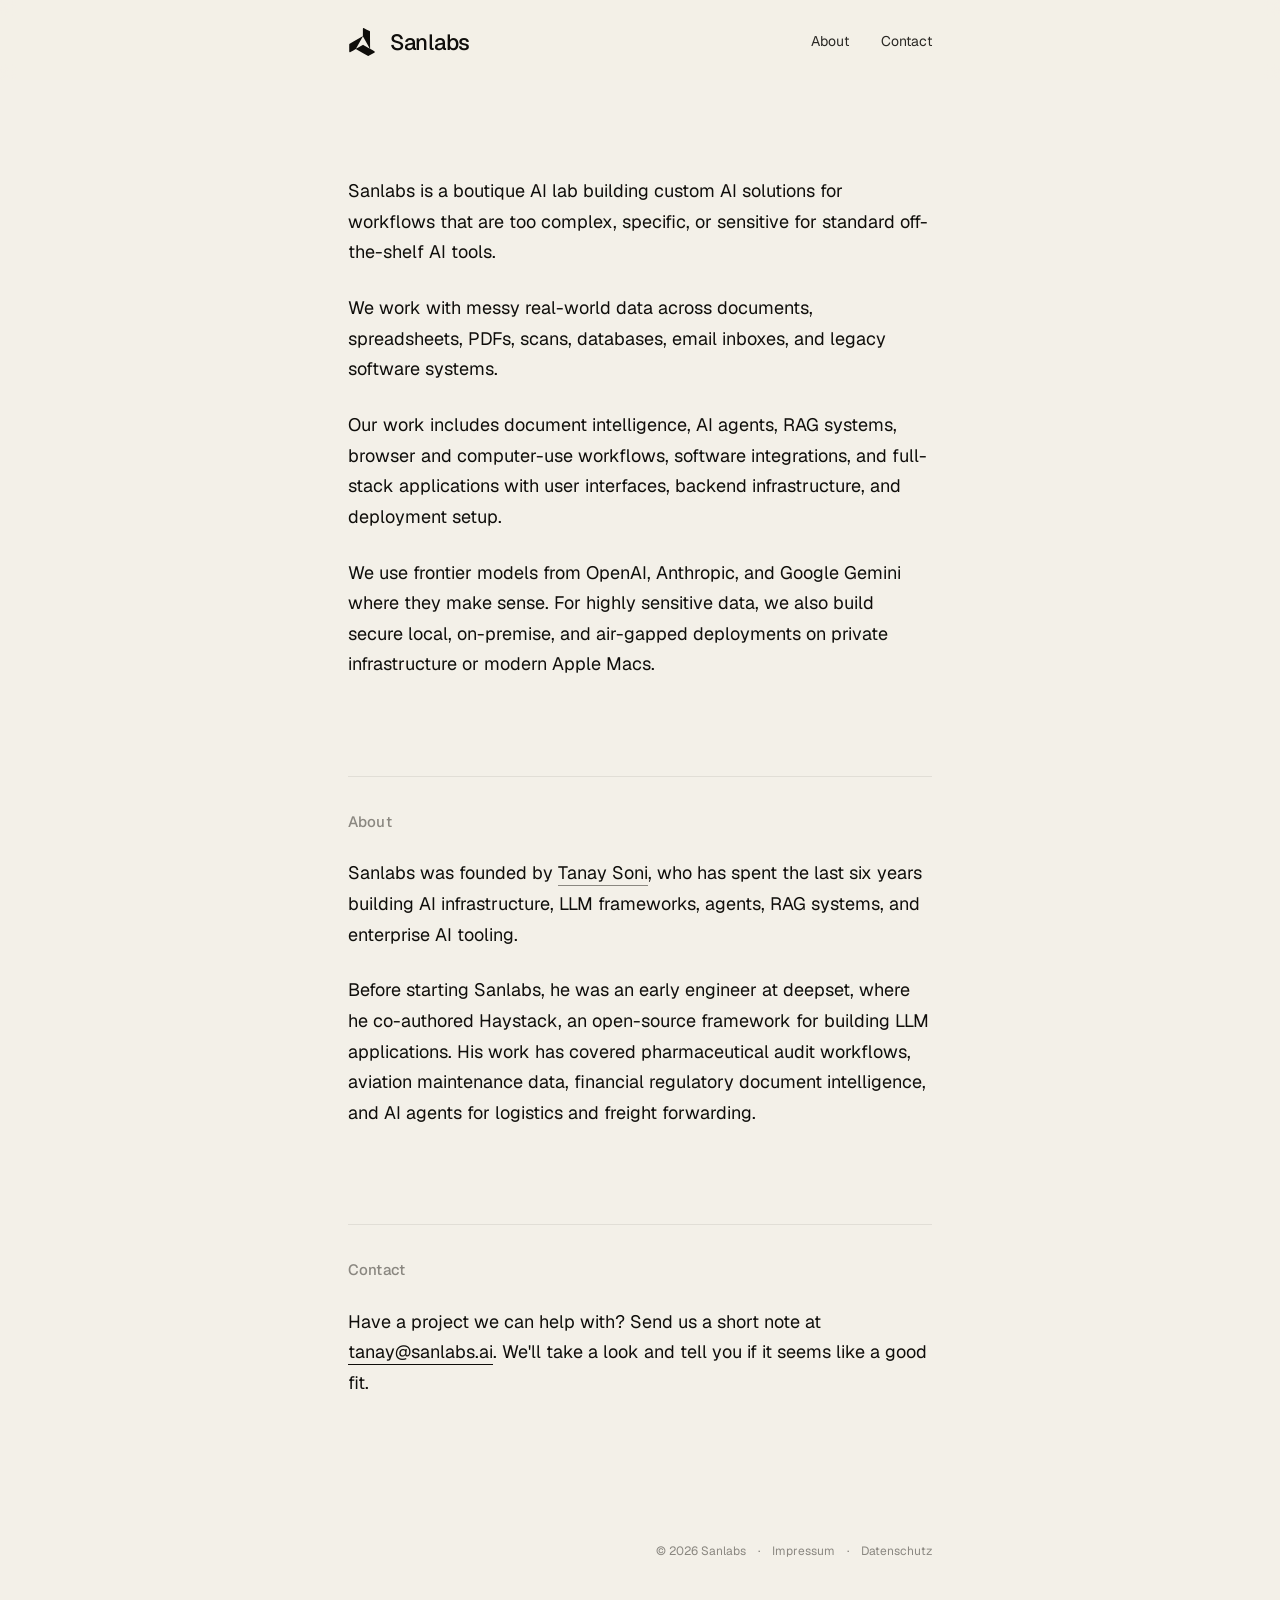
<file: index.html>
<!doctype html>
<html lang="en">
<head>
  <meta charset="utf-8" />
  <meta name="viewport" content="width=device-width, initial-scale=1" />
  <title>Sanlabs</title>
  <meta name="description" content="Sanlabs is a boutique AI lab building custom AI solutions for complex, specific, and sensitive workflows." />
  <link rel="canonical" href="https://sanlabs.ai/" />
  <meta property="og:title" content="Sanlabs" />
  <meta property="og:description" content="A boutique AI lab building custom AI solutions for complex, specific, and sensitive workflows." />
  <meta property="og:type" content="website" />
  <meta property="og:url" content="https://sanlabs.ai/" />
  <meta name="twitter:card" content="summary" />
  <link rel="icon" href="assets/sanlabs-symbol.svg" type="image/svg+xml" />
  <link rel="stylesheet" href="assets/styles.css" />
</head>
<body>
  <header class="top">
    <div class="col top-row">
      <a href="#top" class="brand" aria-label="Sanlabs — home">
        <svg viewBox="-0.011462637223303318 0.06055255979299545 109.99146270751953 120.49649047851562" aria-hidden="true">
          <path fill="currentColor" d="M0 85.85C0 80.92.06 76 0 71a3.65 3.65 0 0 1 2-3.5Q20.56 57 39.1 46.44q9.39-5.36 18.8-10.67a1.77 1.77 0 0 0 .94-1.77c0-10.11.08-20.22-.07-30.33 0-2.83 2.41-4.61 5.17-3C71.72 5 79.58 9.2 87.42 13.46a3.52 3.52 0 0 1 2 3.41v15.39q.09 16.64.2 33.26c.06 7.67.18 15.35.2 23a2.39 2.39 0 0 0 1.47 2.28c5.53 3.19 11 6.43 16.57 9.61a3.46 3.46 0 0 1 2.12 3.11 3.39 3.39 0 0 1-2.15 3q-12 6.66-24 13.41a3.78 3.78 0 0 1-4.17 0Q55 105.42 30.2 91a3.14 3.14 0 0 0-3.71 0c-7 4.24-14.16 8.37-21.24 12.55a3.48 3.48 0 0 1-3.44.47A3 3 0 0 1 0 101V85.85zM88.36 89l.2-.24c-.13-.27-.24-.56-.38-.82l-4.08-7.3L60 37.72a7.18 7.18 0 0 0-1.06-1.16 5.43 5.43 0 0 0-1 1Q43.74 62.7 29.61 87.84c-.17.31-.28.65-.42 1l.23.2c.54-.28 1.09-.54 1.62-.84q13.5-7.64 27-15.32a2.35 2.35 0 0 1 2.69 0q13 7.64 26 15.18c.49.31 1.06.61 1.63.94z"/>
        </svg>
        <span>Sanlabs</span>
      </a>
      <nav class="nav" aria-label="Primary">
        <a href="#about" data-nav="about">About</a>
        <a href="#contact" data-nav="contact">Contact</a>
      </nav>
    </div>
  </header>

  <main id="top">
    <article class="col">
      <div class="essay">
        <p data-reveal style="--d:60ms">Sanlabs is a boutique AI lab building custom AI solutions for workflows that are too complex, specific, or sensitive for standard off-the-shelf AI tools.</p>
        <p data-reveal style="--d:140ms">We work with messy real-world data across documents, spreadsheets, PDFs, scans, databases, email inboxes, and legacy software systems.</p>
        <p data-reveal style="--d:220ms">Our work includes document intelligence, AI agents, RAG systems, browser and computer-use workflows, software integrations, and full-stack applications with user interfaces, backend infrastructure, and deployment setup.</p>
        <p data-reveal style="--d:300ms">We use frontier models from OpenAI, Anthropic, and Google Gemini where they make sense. For highly sensitive data, we also build secure local, on-premise, and air-gapped deployments on private infrastructure or modern Apple Macs.</p>
      </div>

      <section class="section-block" id="about" data-reveal style="--d:380ms">
        <h2>About</h2>
        <p>Sanlabs was founded by <a class="subtle-link" href="https://www.linkedin.com/in/tanay-soni/" target="_blank" rel="noopener noreferrer">Tanay Soni</a>, who has spent the last six years building AI infrastructure, LLM frameworks, agents, RAG systems, and enterprise AI tooling.</p>
        <p>Before starting Sanlabs, he was an early engineer at deepset, where he co-authored Haystack, an open-source framework for building LLM applications. His work has covered pharmaceutical audit workflows, aviation maintenance data, financial regulatory document intelligence, and AI agents for logistics and freight forwarding.</p>
      </section>

      <section class="section-block" id="contact" data-reveal>
        <h2>Contact</h2>
        <p>Have a project we can help with? Send us a short note at <a href="mailto:tanay@sanlabs.ai">tanay@sanlabs.ai</a>. We'll take a look and tell you if it seems like a good fit.</p>
      </section>
    </article>
  </main>

  <footer class="bottom">
    <div class="col foot-row">
      <span>© 2026 Sanlabs</span>
      <span class="sep">·</span>
      <a href="impressum/">Impressum</a>
      <span class="sep">·</span>
      <a href="datenschutz/">Datenschutz</a>
    </div>
  </footer>

  <script src="assets/main.js"></script>
</body>
</html>
</file>
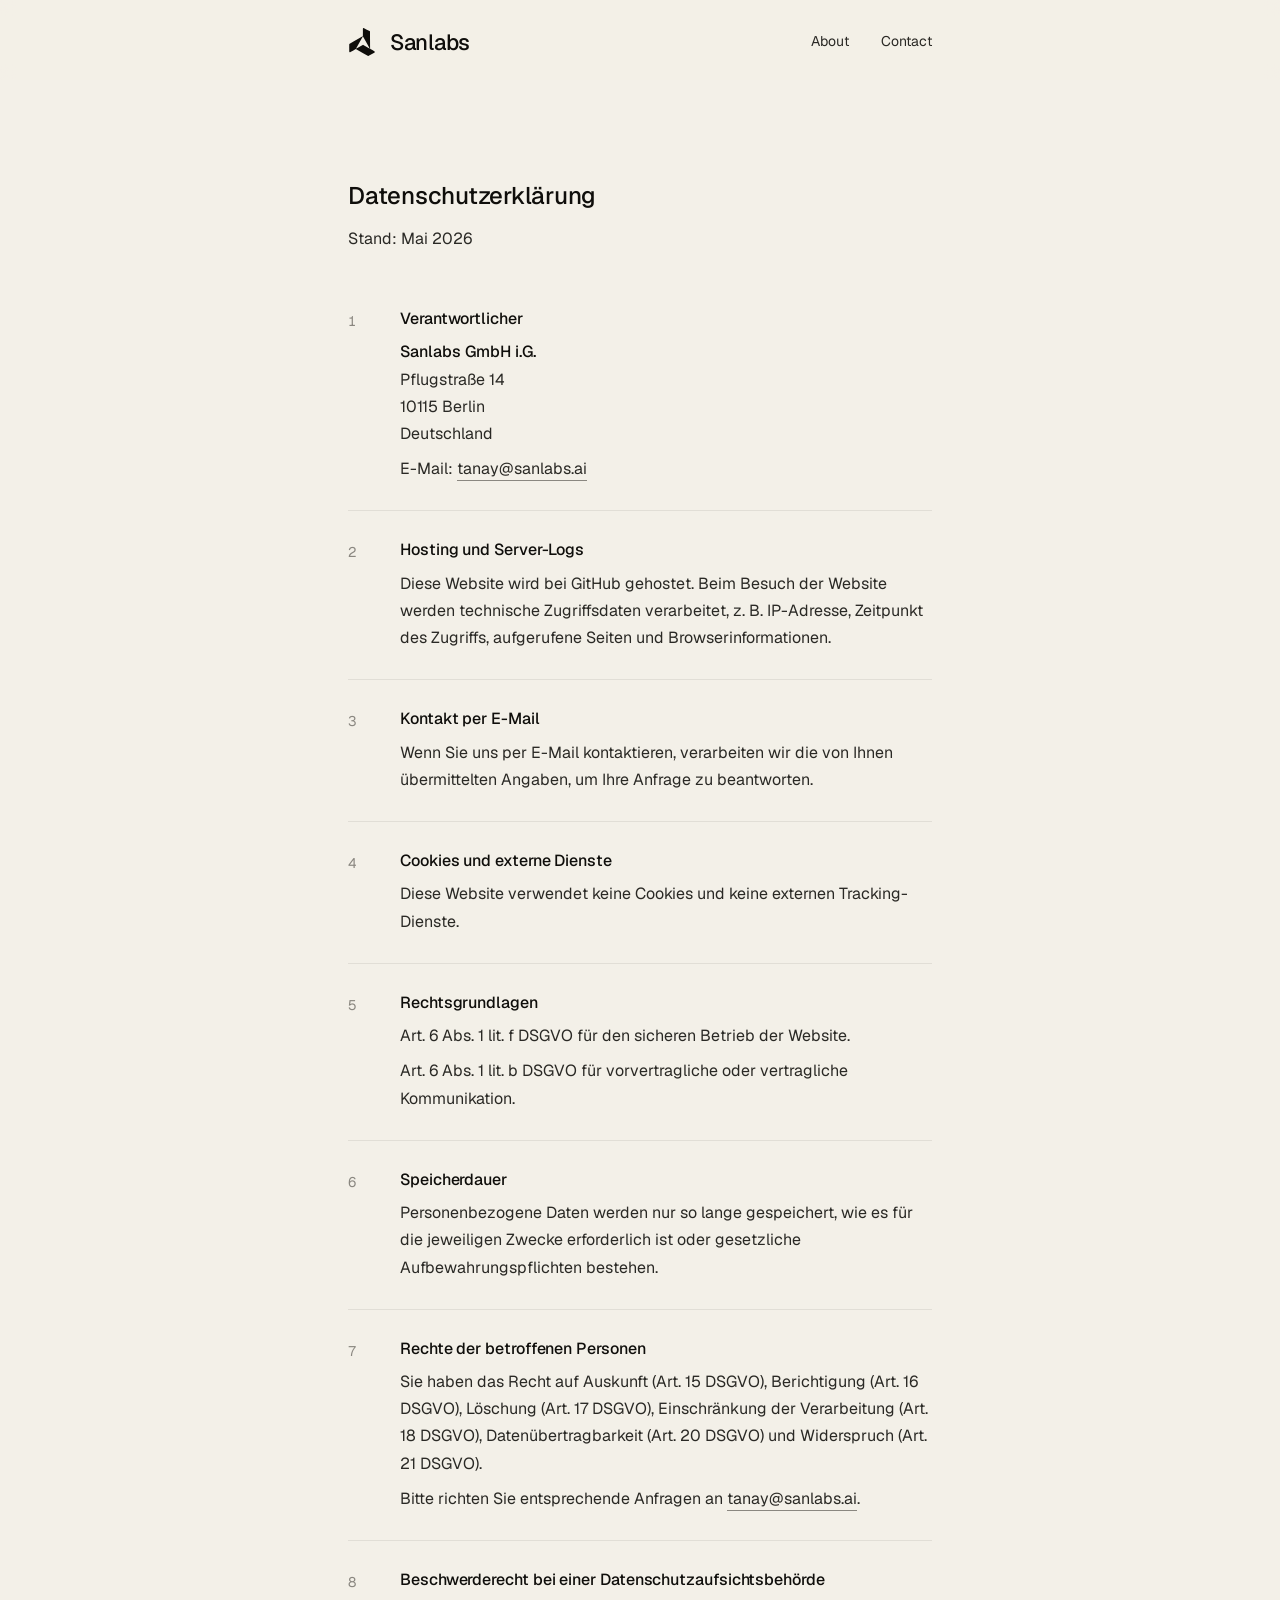
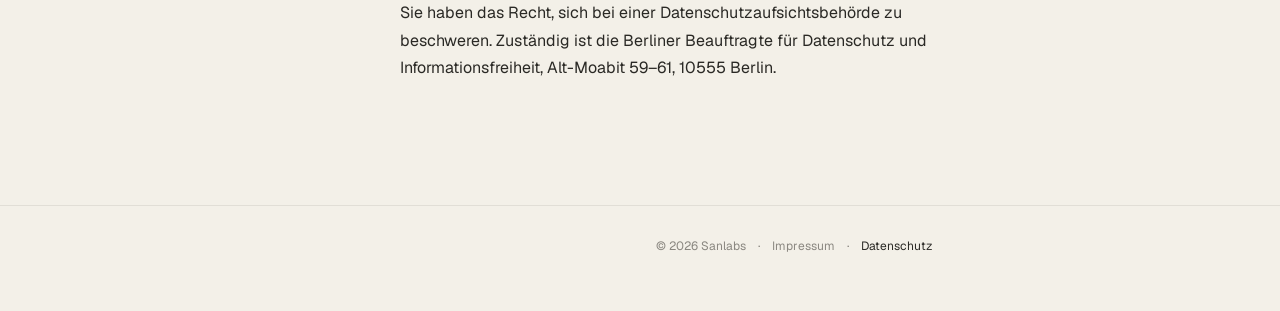
<file: datenschutz/index.html>
<!doctype html>
<html lang="de" class="legal-page">
<head>
  <meta charset="utf-8" />
  <meta name="viewport" content="width=device-width, initial-scale=1" />
  <title>Datenschutzerklärung - Sanlabs</title>
  <meta name="description" content="Datenschutzerklärung der Sanlabs GmbH i.G." />
  <link rel="canonical" href="https://sanlabs.ai/datenschutz/" />
  <link rel="icon" href="../assets/sanlabs-symbol.svg" type="image/svg+xml" />
  <link rel="stylesheet" href="../assets/styles.css" />
</head>
<body>
  <header class="top">
    <div class="col top-row">
      <a href="../" class="brand" aria-label="Sanlabs — home">
        <svg viewBox="-0.011462637223303318 0.06055255979299545 109.99146270751953 120.49649047851562" aria-hidden="true">
          <path fill="currentColor" d="M0 85.85C0 80.92.06 76 0 71a3.65 3.65 0 0 1 2-3.5Q20.56 57 39.1 46.44q9.39-5.36 18.8-10.67a1.77 1.77 0 0 0 .94-1.77c0-10.11.08-20.22-.07-30.33 0-2.83 2.41-4.61 5.17-3C71.72 5 79.58 9.2 87.42 13.46a3.52 3.52 0 0 1 2 3.41v15.39q.09 16.64.2 33.26c.06 7.67.18 15.35.2 23a2.39 2.39 0 0 0 1.47 2.28c5.53 3.19 11 6.43 16.57 9.61a3.46 3.46 0 0 1 2.12 3.11 3.39 3.39 0 0 1-2.15 3q-12 6.66-24 13.41a3.78 3.78 0 0 1-4.17 0Q55 105.42 30.2 91a3.14 3.14 0 0 0-3.71 0c-7 4.24-14.16 8.37-21.24 12.55a3.48 3.48 0 0 1-3.44.47A3 3 0 0 1 0 101V85.85zM88.36 89l.2-.24c-.13-.27-.24-.56-.38-.82l-4.08-7.3L60 37.72a7.18 7.18 0 0 0-1.06-1.16 5.43 5.43 0 0 0-1 1Q43.74 62.7 29.61 87.84c-.17.31-.28.65-.42 1l.23.2c.54-.28 1.09-.54 1.62-.84q13.5-7.64 27-15.32a2.35 2.35 0 0 1 2.69 0q13 7.64 26 15.18c.49.31 1.06.61 1.63.94z"/>
        </svg>
        <span>Sanlabs</span>
      </a>
      <nav class="nav" aria-label="Primary">
        <a href="../#about">About</a>
        <a href="../#contact">Contact</a>
      </nav>
    </div>
  </header>

  <main class="legal">
    <article class="col">
      <h1>Datenschutzerklärung</h1>
      <p class="lede">Stand: Mai 2026</p>

      <section class="dsg">
        <div class="num">1</div>
        <div>
          <h2>Verantwortlicher</h2>
          <address>
            <span class="line label">Sanlabs GmbH i.G.</span>
            <span class="line">Pflugstraße 14</span>
            <span class="line">10115 Berlin</span>
            <span class="line">Deutschland</span>
            <span class="line" style="margin-top:8px">E-Mail: <a href="mailto:tanay@sanlabs.ai">tanay@sanlabs.ai</a></span>
          </address>
        </div>
      </section>

      <section class="dsg">
        <div class="num">2</div>
        <div>
          <h2>Hosting und Server-Logs</h2>
          <p>Diese Website wird bei GitHub gehostet. Beim Besuch der Website werden technische Zugriffsdaten verarbeitet, z.&nbsp;B. IP-Adresse, Zeitpunkt des Zugriffs, aufgerufene Seiten und Browserinformationen.</p>
        </div>
      </section>

      <section class="dsg">
        <div class="num">3</div>
        <div>
          <h2>Kontakt per E-Mail</h2>
          <p>Wenn Sie uns per E-Mail kontaktieren, verarbeiten wir die von Ihnen übermittelten Angaben, um Ihre Anfrage zu beantworten.</p>
        </div>
      </section>

      <section class="dsg">
        <div class="num">4</div>
        <div>
          <h2>Cookies und externe Dienste</h2>
          <p>Diese Website verwendet keine Cookies und keine externen Tracking-Dienste.</p>
        </div>
      </section>

      <section class="dsg">
        <div class="num">5</div>
        <div>
          <h2>Rechtsgrundlagen</h2>
          <p>Art. 6 Abs. 1 lit. f DSGVO für den sicheren Betrieb der Website.</p>
          <p>Art. 6 Abs. 1 lit. b DSGVO für vorvertragliche oder vertragliche Kommunikation.</p>
        </div>
      </section>

      <section class="dsg">
        <div class="num">6</div>
        <div>
          <h2>Speicherdauer</h2>
          <p>Personenbezogene Daten werden nur so lange gespeichert, wie es für die jeweiligen Zwecke erforderlich ist oder gesetzliche Aufbewahrungspflichten bestehen.</p>
        </div>
      </section>

      <section class="dsg">
        <div class="num">7</div>
        <div>
          <h2>Rechte der betroffenen Personen</h2>
          <p>Sie haben das Recht auf Auskunft (Art. 15 DSGVO), Berichtigung (Art. 16 DSGVO), Löschung (Art. 17 DSGVO), Einschränkung der Verarbeitung (Art. 18 DSGVO), Datenübertragbarkeit (Art. 20 DSGVO) und Widerspruch (Art. 21 DSGVO).</p>
          <p>Bitte richten Sie entsprechende Anfragen an <a href="mailto:tanay@sanlabs.ai">tanay@sanlabs.ai</a>.</p>
        </div>
      </section>

      <section class="dsg">
        <div class="num">8</div>
        <div>
          <h2>Beschwerderecht bei einer Datenschutzaufsichtsbehörde</h2>
          <p>Sie haben das Recht, sich bei einer Datenschutzaufsichtsbehörde zu beschweren. Zuständig ist die Berliner Beauftragte für Datenschutz und Informationsfreiheit, Alt-Moabit 59&ndash;61, 10555 Berlin.</p>
        </div>
      </section>
    </article>
  </main>

  <footer class="bottom">
    <div class="col foot-row">
      <span>© 2026 Sanlabs</span>
      <span class="sep">·</span>
      <a href="../impressum/">Impressum</a>
      <span class="sep">·</span>
      <a href="../datenschutz/" aria-current="page">Datenschutz</a>
    </div>
  </footer>
</body>
</html>
</file>
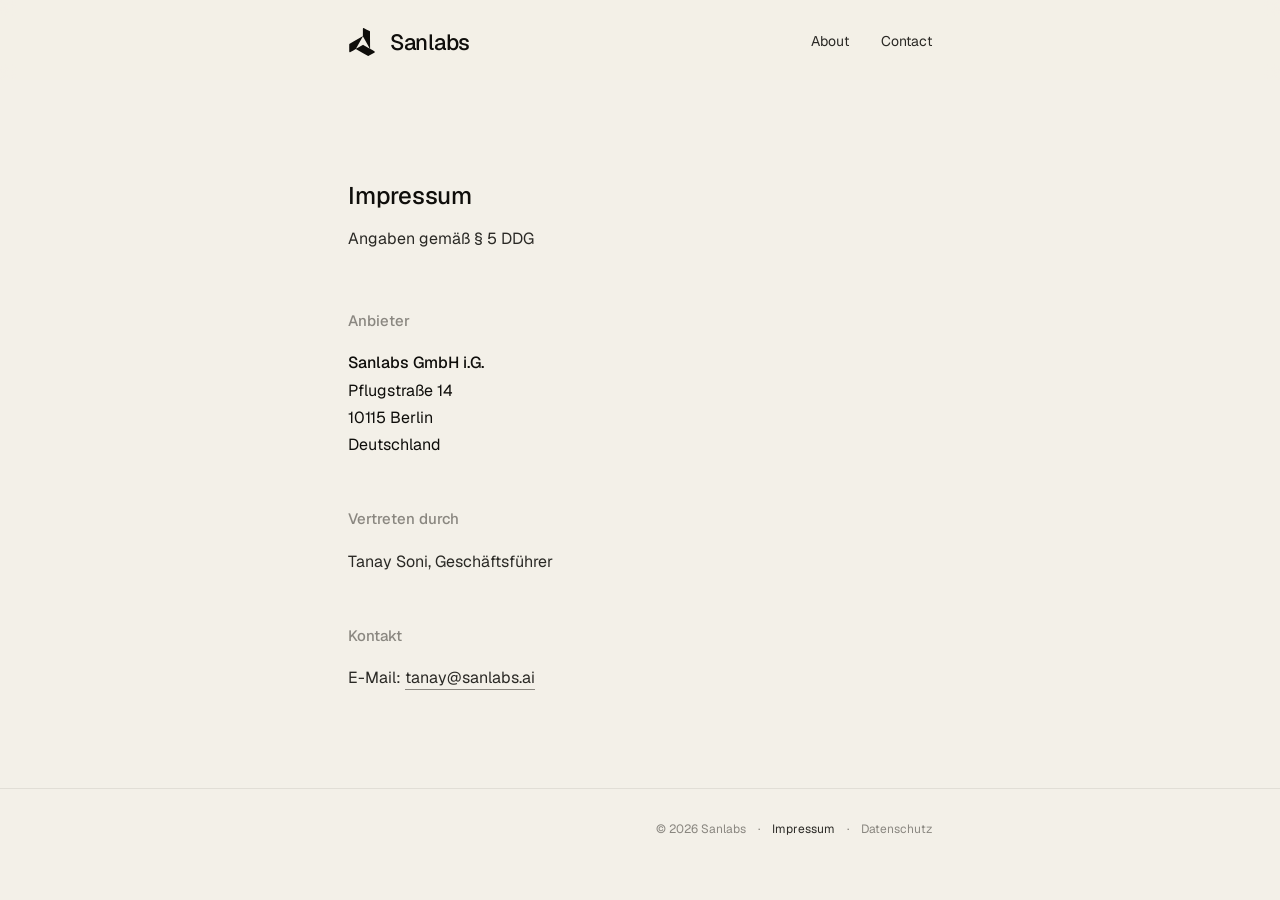
<file: impressum/index.html>
<!doctype html>
<html lang="de" class="legal-page">
<head>
  <meta charset="utf-8" />
  <meta name="viewport" content="width=device-width, initial-scale=1" />
  <title>Impressum - Sanlabs</title>
  <meta name="description" content="Impressum der Sanlabs GmbH i.G." />
  <link rel="canonical" href="https://sanlabs.ai/impressum/" />
  <link rel="icon" href="../assets/sanlabs-symbol.svg" type="image/svg+xml" />
  <link rel="stylesheet" href="../assets/styles.css" />
</head>
<body>
  <header class="top">
    <div class="col top-row">
      <a href="../" class="brand" aria-label="Sanlabs — home">
        <svg viewBox="-0.011462637223303318 0.06055255979299545 109.99146270751953 120.49649047851562" aria-hidden="true">
          <path fill="currentColor" d="M0 85.85C0 80.92.06 76 0 71a3.65 3.65 0 0 1 2-3.5Q20.56 57 39.1 46.44q9.39-5.36 18.8-10.67a1.77 1.77 0 0 0 .94-1.77c0-10.11.08-20.22-.07-30.33 0-2.83 2.41-4.61 5.17-3C71.72 5 79.58 9.2 87.42 13.46a3.52 3.52 0 0 1 2 3.41v15.39q.09 16.64.2 33.26c.06 7.67.18 15.35.2 23a2.39 2.39 0 0 0 1.47 2.28c5.53 3.19 11 6.43 16.57 9.61a3.46 3.46 0 0 1 2.12 3.11 3.39 3.39 0 0 1-2.15 3q-12 6.66-24 13.41a3.78 3.78 0 0 1-4.17 0Q55 105.42 30.2 91a3.14 3.14 0 0 0-3.71 0c-7 4.24-14.16 8.37-21.24 12.55a3.48 3.48 0 0 1-3.44.47A3 3 0 0 1 0 101V85.85zM88.36 89l.2-.24c-.13-.27-.24-.56-.38-.82l-4.08-7.3L60 37.72a7.18 7.18 0 0 0-1.06-1.16 5.43 5.43 0 0 0-1 1Q43.74 62.7 29.61 87.84c-.17.31-.28.65-.42 1l.23.2c.54-.28 1.09-.54 1.62-.84q13.5-7.64 27-15.32a2.35 2.35 0 0 1 2.69 0q13 7.64 26 15.18c.49.31 1.06.61 1.63.94z"/>
        </svg>
        <span>Sanlabs</span>
      </a>
      <nav class="nav" aria-label="Primary">
        <a href="../#about">About</a>
        <a href="../#contact">Contact</a>
      </nav>
    </div>
  </header>

  <main class="legal">
    <article class="col">
      <h1>Impressum</h1>
      <p class="lede">Angaben gemäß § 5 DDG</p>

      <h2>Anbieter</h2>
      <address class="contact">
        <span class="line label">Sanlabs GmbH i.G.</span>
        <span class="line">Pflugstraße 14</span>
        <span class="line">10115 Berlin</span>
        <span class="line">Deutschland</span>
      </address>

      <h2>Vertreten durch</h2>
      <p>Tanay Soni, Geschäftsführer</p>

      <h2>Kontakt</h2>
      <p>E-Mail: <a href="mailto:tanay@sanlabs.ai">tanay@sanlabs.ai</a></p>
    </article>
  </main>

  <footer class="bottom">
    <div class="col foot-row">
      <span>© 2026 Sanlabs</span>
      <span class="sep">·</span>
      <a href="../impressum/" aria-current="page">Impressum</a>
      <span class="sep">·</span>
      <a href="../datenschutz/">Datenschutz</a>
    </div>
  </footer>
</body>
</html>
</file>
<file: assets/styles.css>
@font-face {
  font-family: "Geist";
  font-style: normal;
  font-weight: 300;
  font-display: swap;
  src: url("fonts/geist-300.ttf") format("truetype");
}

@font-face {
  font-family: "Geist";
  font-style: normal;
  font-weight: 400;
  font-display: swap;
  src: url("fonts/geist-400.ttf") format("truetype");
}

@font-face {
  font-family: "Geist";
  font-style: normal;
  font-weight: 500;
  font-display: swap;
  src: url("fonts/geist-500.ttf") format("truetype");
}

:root {
  --bg: #f3f0e8;
  --ink: #0f0e0b;
  --ink-2: #2a2925;
  --mute: #8a8780;
  --line: rgba(15, 14, 11, 0.16);
  --line-soft: rgba(15, 14, 11, 0.08);
  --sans: "Geist", ui-sans-serif, system-ui, -apple-system, BlinkMacSystemFont, "Segoe UI", sans-serif;
}

*,
*::before,
*::after {
  box-sizing: border-box;
}

html {
  scroll-behavior: smooth;
  scroll-padding-top: 96px;
}

html,
body {
  margin: 0;
  padding: 0;
  background: var(--bg);
  color: var(--ink);
}

body {
  min-width: 320px;
  font-family: var(--sans);
  font-size: 18px;
  font-weight: 400;
  line-height: 1.7;
  font-feature-settings: "ss01", "ss02";
  -webkit-font-smoothing: antialiased;
  text-rendering: optimizeLegibility;
}

::selection {
  background: var(--ink);
  color: var(--bg);
}

a {
  color: inherit;
  text-decoration: none;
}

p {
  margin: 0 0 1.4em;
}

p:last-child {
  margin-bottom: 0;
}

.col {
  max-width: 640px;
  margin: 0 auto;
  padding: 0 28px;
}

.top {
  position: sticky;
  top: 0;
  z-index: 50;
  padding: 28px 0 24px;
  background: rgba(243, 240, 232, 0.9);
  background: color-mix(in oklab, var(--bg) 88%, transparent);
  -webkit-backdrop-filter: blur(8px) saturate(140%);
  backdrop-filter: blur(8px) saturate(140%);
}

.top-row {
  display: flex;
  align-items: center;
  justify-content: space-between;
  gap: 24px;
}

.brand {
  display: flex;
  align-items: center;
  gap: 14px;
  font-size: 22px;
  font-weight: 500;
  line-height: 1;
  letter-spacing: -0.012em;
}

.brand svg {
  display: block;
  width: 28px;
  height: 28px;
  flex: 0 0 auto;
}

.nav {
  display: flex;
  align-items: center;
  gap: 32px;
}

.nav a {
  position: relative;
  padding: 4px 0;
  color: var(--ink-2);
  font-size: 14px;
  line-height: 1.4;
  transition: color 200ms ease;
}

.nav a:hover,
.nav a[aria-current="true"],
.nav a[aria-current="page"] {
  color: var(--ink);
}

.nav a::after {
  position: absolute;
  right: 0;
  bottom: -1px;
  left: 0;
  height: 1px;
  background: currentColor;
  content: "";
  transform: scaleX(0);
  transform-origin: left;
  transition: transform 350ms cubic-bezier(0.2, 0.7, 0.2, 1);
}

.nav a:hover::after {
  transform: scaleX(0.6);
}

.nav a[aria-current="true"]::after,
.nav a[aria-current="page"]::after {
  transform: scaleX(1);
}

main {
  padding: 96px 0;
}

.essay p,
.section-block p {
  color: var(--ink);
  font-size: 18px;
  line-height: 1.7;
}

.section-block {
  margin-top: 96px;
  padding-top: 32px;
  border-top: 1px solid var(--line-soft);
}

.section-block h2 {
  margin: 0 0 24px;
  color: var(--mute);
  font-family: var(--sans);
  font-size: 15px;
  font-weight: 500;
  line-height: 1.7;
  letter-spacing: 0.01em;
}

.essay p a,
.section-block p a {
  border-bottom: 1px solid var(--ink);
  padding-bottom: 1px;
  transition: opacity 200ms ease;
}

.essay p a:hover,
.section-block p a:hover {
  opacity: 0.55;
}

.essay p a.subtle-link,
.section-block p a.subtle-link {
  border-bottom-color: var(--mute);
  opacity: 1;
  transition: border-color 200ms ease;
}

.essay p a.subtle-link:hover,
.section-block p a.subtle-link:hover {
  border-bottom-color: var(--ink);
  opacity: 1;
}

.legal-page body {
  font-size: 16px;
}

.legal h1,
.not-found h1 {
  margin: 0 0 8px;
  color: var(--ink);
  font-family: var(--sans);
  font-size: 24px;
  font-weight: 500;
  line-height: 1.7;
  letter-spacing: -0.01em;
}

.lede {
  margin: 0 0 56px;
  color: var(--mute);
  font-size: 14px;
  line-height: 1.4;
}

.legal h2 {
  margin: 48px 0 16px;
  color: var(--mute);
  font-family: var(--sans);
  font-size: 15px;
  font-weight: 500;
  line-height: 1.7;
  letter-spacing: 0;
}

.legal h2:first-of-type {
  margin-top: 0;
}

address.contact,
.dsg address {
  color: var(--ink);
  font-style: normal;
}

address.contact .line,
.dsg address .line {
  display: block;
}

.label {
  color: var(--ink);
  font-weight: 500;
}

.legal p,
.dsg p,
.dsg address {
  color: var(--ink-2);
  font-size: 16px;
  line-height: 1.7;
}

.legal p a,
.dsg p a,
.dsg address a {
  border-bottom: 1px solid var(--mute);
  padding-bottom: 1px;
  transition: border-color 200ms ease, color 200ms ease;
}

.legal p a:hover,
.dsg p a:hover,
.dsg address a:hover {
  border-bottom-color: var(--ink);
  color: var(--ink);
}

.dsg {
  display: grid;
  grid-template-columns: 32px 1fr;
  gap: 20px;
  padding: 28px 0;
  border-top: 1px solid var(--line-soft);
}

.dsg:first-of-type {
  padding-top: 0;
  border-top: 0;
}

.dsg .num {
  padding-top: 2px;
  color: var(--mute);
  font-size: 14px;
  font-variant-numeric: tabular-nums;
}

.dsg h2 {
  margin: 0 0 8px;
  color: var(--ink);
  font-family: var(--sans);
  font-size: 16px;
  font-weight: 500;
  line-height: 1.4;
  letter-spacing: -0.005em;
}

.dsg p,
.dsg address {
  margin: 0 0 8px;
}

.dsg p:last-child,
.dsg address:last-child {
  margin-bottom: 0;
}

.bottom {
  padding: 48px 0 56px;
  color: var(--mute);
  font-size: 12px;
  line-height: 1.4;
}

.legal + .bottom,
.not-found + .bottom {
  border-top: 1px solid var(--line-soft);
  padding-top: 32px;
}

.foot-row {
  display: flex;
  align-items: center;
  justify-content: flex-end;
  gap: 12px;
  flex-wrap: wrap;
}

.foot-row .sep {
  color: var(--mute);
  user-select: none;
}

.foot-row a {
  color: var(--mute);
  transition: color 200ms ease;
}

.foot-row a:hover {
  color: var(--ink);
}

.foot-row a[aria-current="page"] {
  color: var(--ink-2);
}

[data-reveal] {
  opacity: 1;
  transform: none;
}

@media (prefers-reduced-motion: no-preference) {
  [data-reveal] {
    opacity: 0;
    transform: translateY(8px);
    transition: opacity 900ms cubic-bezier(0.2, 0.7, 0.2, 1), transform 900ms cubic-bezier(0.2, 0.7, 0.2, 1);
    transition-delay: var(--d, 0ms);
  }

  [data-reveal].in {
    opacity: 1;
    transform: none;
  }
}

@media (prefers-reduced-motion: reduce) {
  html {
    scroll-behavior: auto;
  }
}

@media (max-width: 520px) {
  .col {
    padding-right: 24px;
    padding-left: 24px;
  }

  .top-row {
    gap: 18px;
  }

  .nav {
    gap: 20px;
  }

  .nav a {
    font-size: 13px;
  }

  .dsg {
    grid-template-columns: 24px 1fr;
    gap: 14px;
  }
}
</file>
